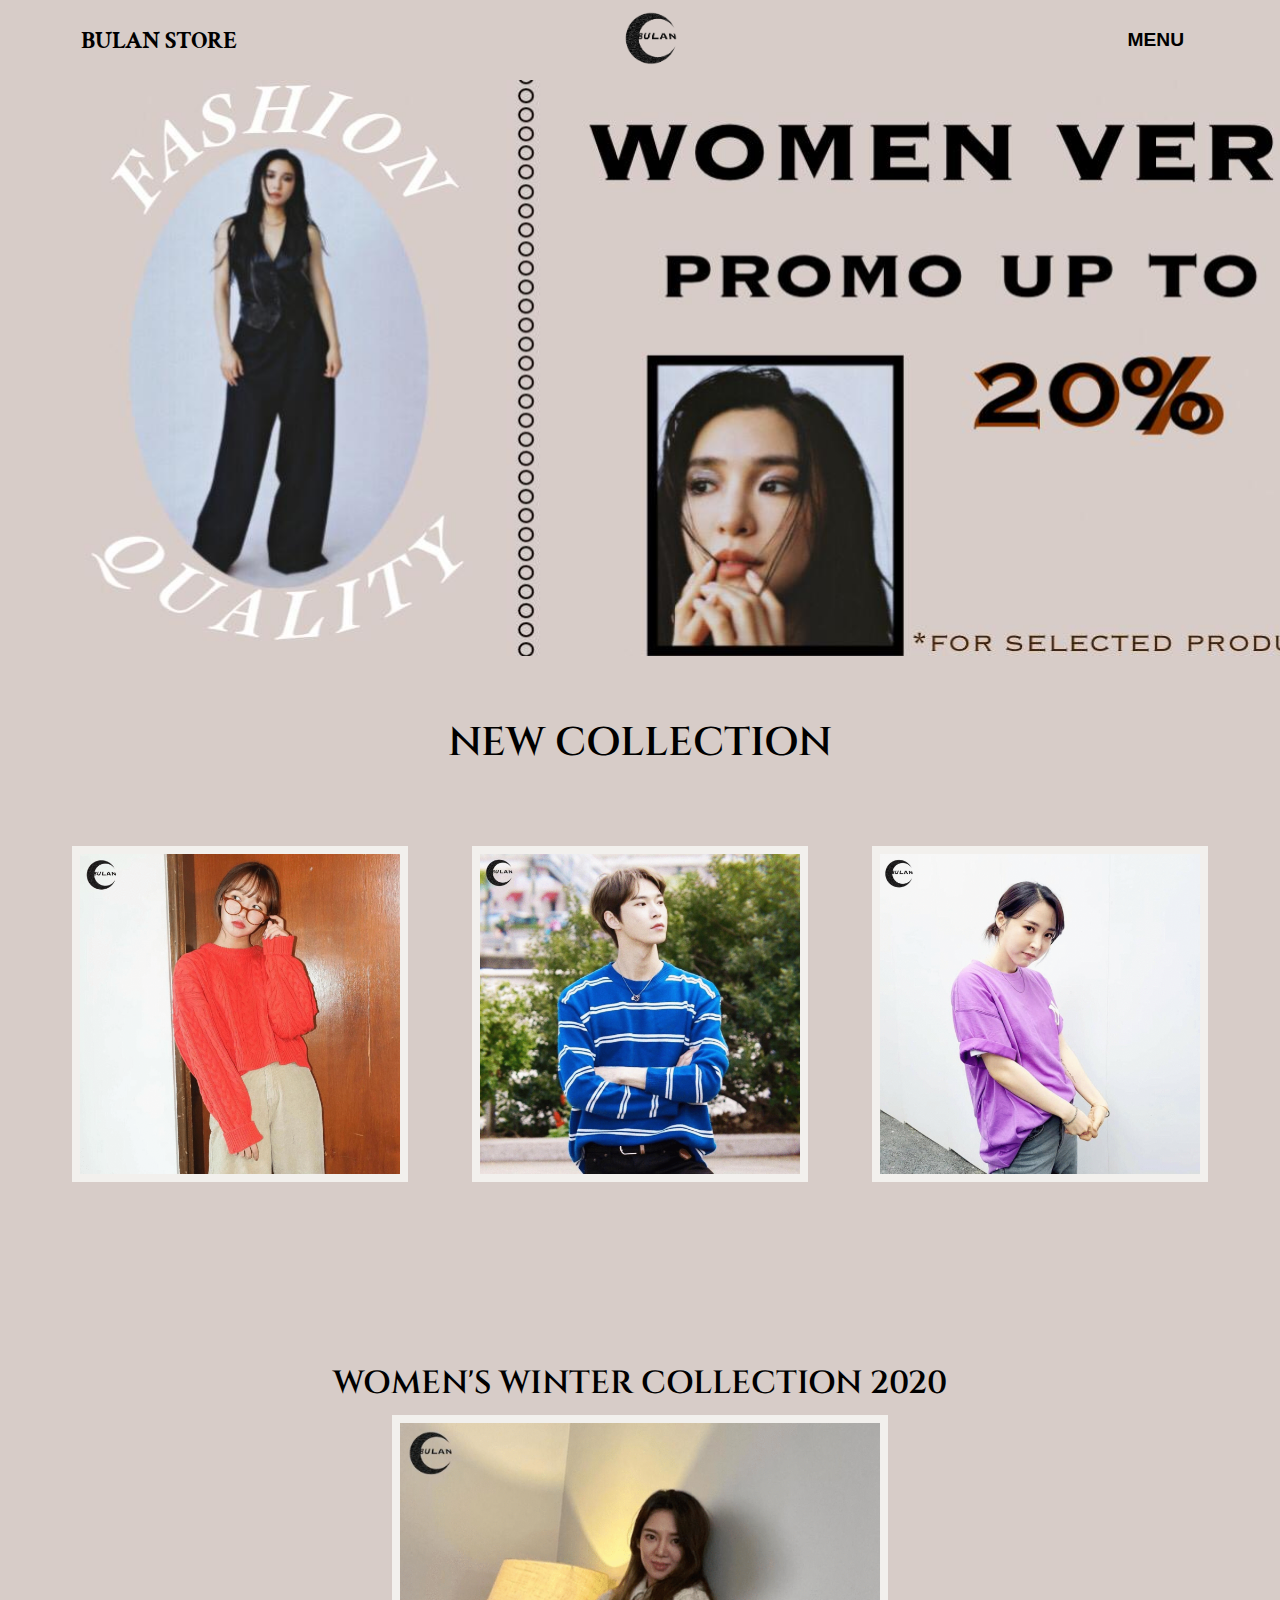
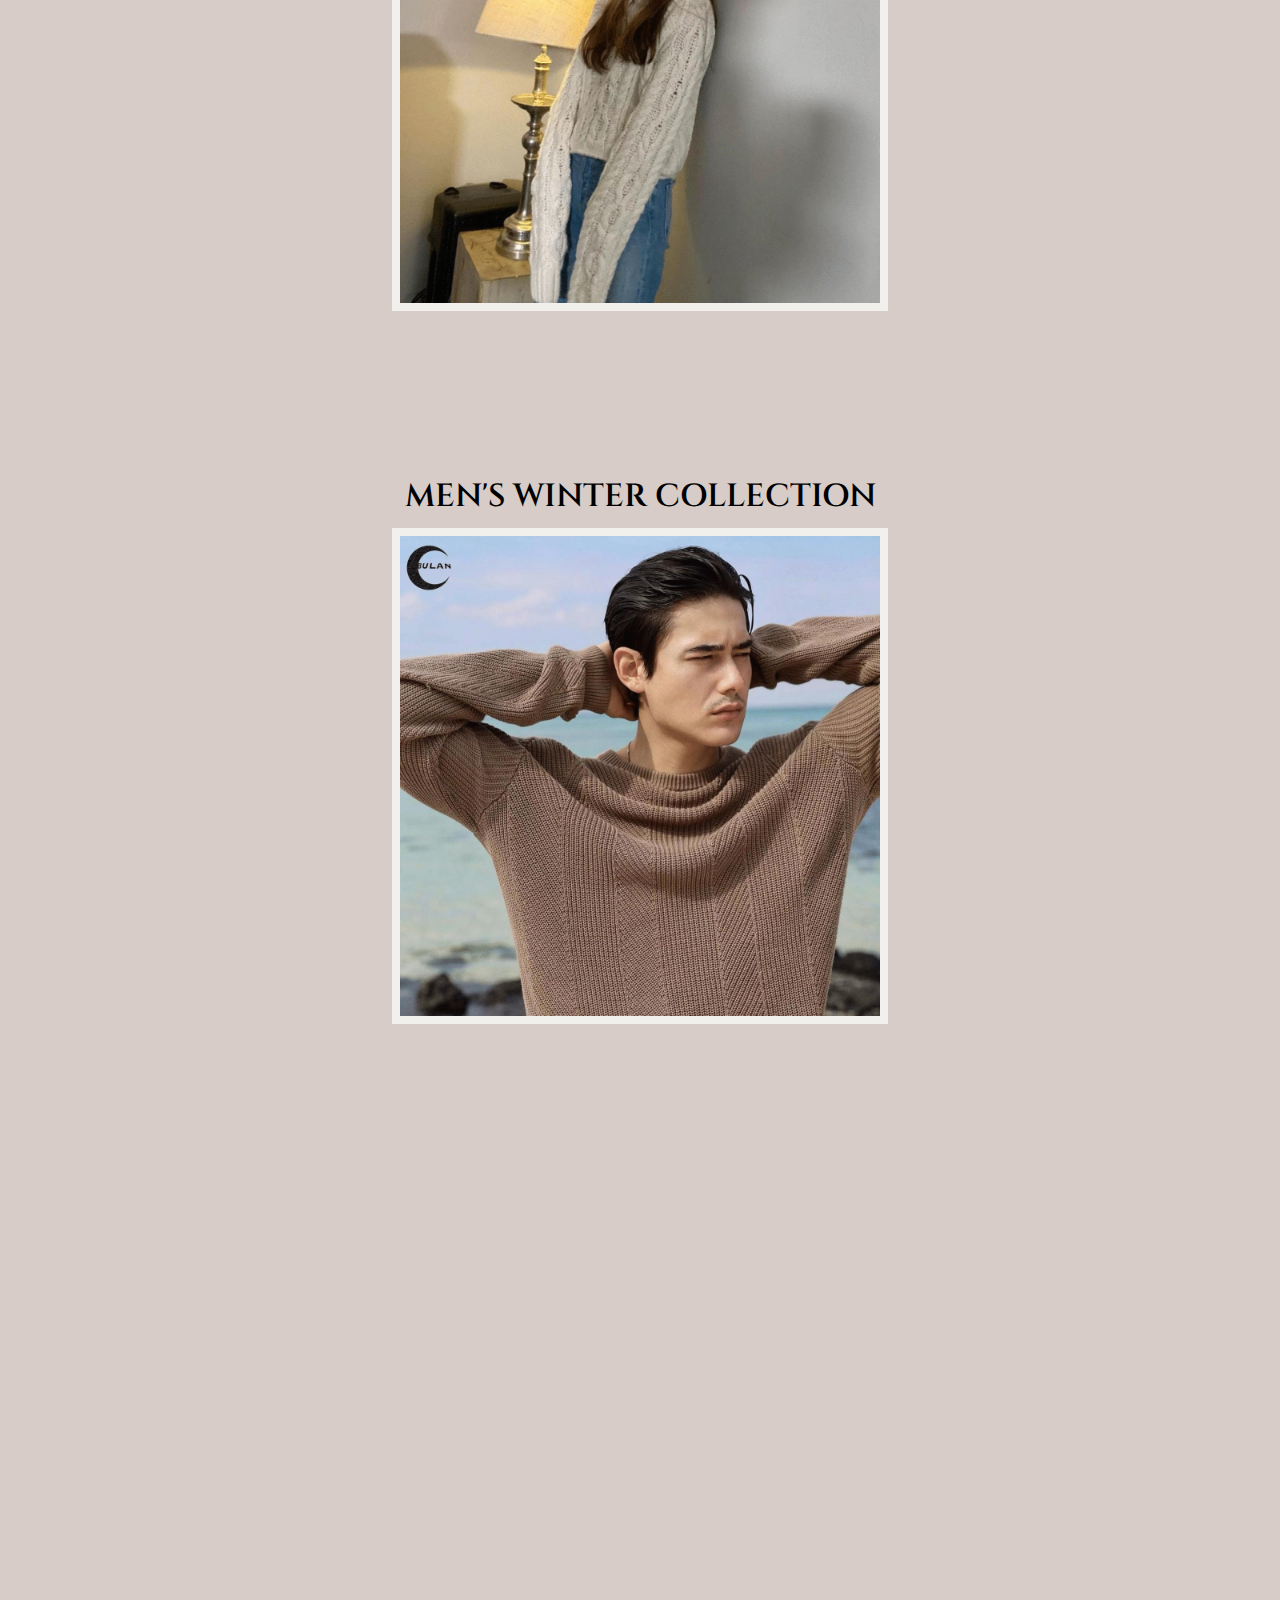
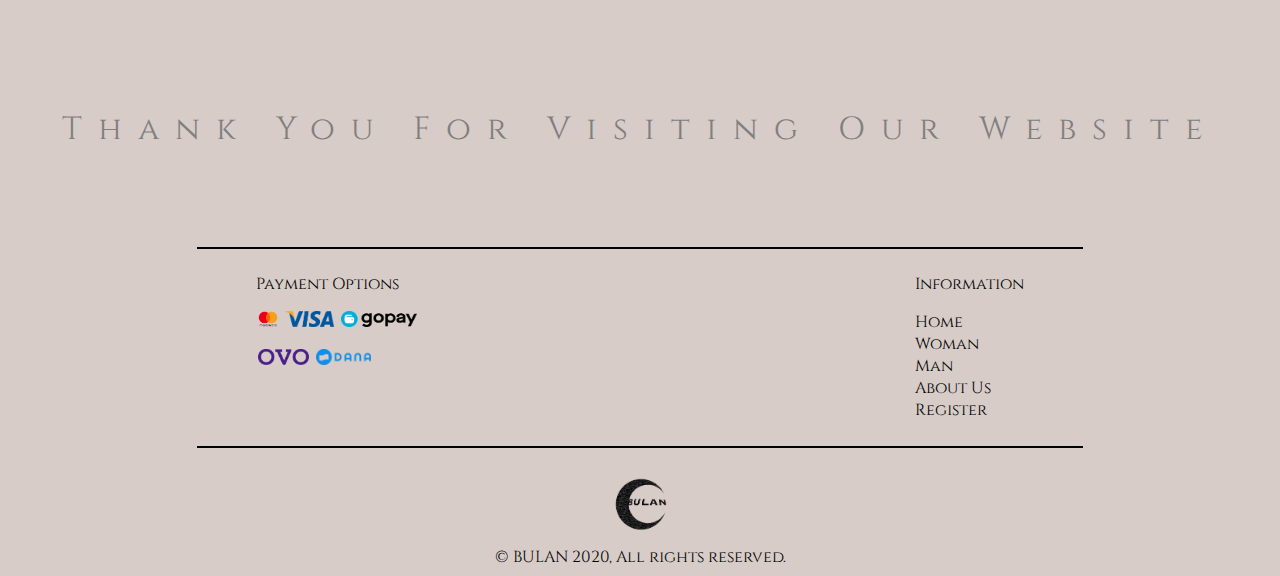
<file: index.html>
<!DOCTYPE html>
<html>
<head>
	<title>Home - Bulan Store</title>
	<link rel="stylesheet" type="text/css" href="asset/styles/style.css">
	<meta name="viewport" content="width=device-width, initial-scale=1">
</head>
<body>
<header>
	<nav>
		<div class="logo"><h2>BULAN STORE</h2></div>
		<div class="image-logo"><img src="asset/images/L0G0-BULAN.png"></div>
		<div class="menu-position">
			<button class="button-container">MENU</button>
			<div class="menu-dropdown-style">
				<a href="index.html">Home</a>
				<a href="woman-category.html">Woman</a>
				<a href="man-category.html">Man</a>
				<a href="about-us.html">About Us</a>
				<a href="register.html">Register</a>
			</div>
		</div>
	</nav>
</header>
 	<div class="image-slider">
 		<div class="view-slide-image">
 			<div class="single-slide-image"><img src="asset/images/d9c27fbe-b3c8-4877-9947-2123bd4693c0.jpg"></div>
 			<div class="single-slide-image"><img src="asset/images/0da249e7-99f2-4d7b-a5c8-76fb0cb55729.jpg"></div>
 			<div class="single-slide-image"><img src="asset/images/d9c27fbe-b3c8-4877-9947-2123bd4693c0.jpg"></div>
 		</div>
 	</div>

	<div class="text1">NEW COLLECTION</div>

	<div class="display-image-container">
		<div class="display-single-image">
			<img src="asset/images/ezgif.com-gif-maker.gif">
		</div>
		<div class="display-single-image">
			<img src="asset/images/men-new.gif">
		</div>
		<div class="display-single-image">
			<img src="asset/images/ezgif.com-gif-maker(1).gif">
		</div>
	</div>

	<div class="distance-image-collection">
		<div class="text2">WOMEN'S WINTER COLLECTION 2020</div>

		<div class="display-image-container">
			<div class="image-collection">
				<a href="woman-category.html"><img src="asset/images/woman-winter-collection.gif"></a>
			</div>
		</div>
	</div>

	<div class="distance-image-collection">
		<div class="text2">MEN'S WINTER COLLECTION</div>

		<div class="display-image-container">
			<div class="image-collection">
				<a href="man-category.html"><img src="asset/images/man-winter-collection.gif"></a>
			</div>
		</div>
	</div>

<footer class="footer-index">
	<div class="footer-text">Thank You For Visiting Our Website</div>
	<div class="line"></div>
	<div class="payment-method">
		<div class="payment-image">
			Payment Options
			<br>
			<img src="asset/images/payment-logo/mastercard.png" alt="mastercard">
			<img src="asset/images/payment-logo/visa.png" alt="visa">
			<img src="asset/images/payment-logo/gopay logo.png" alt="gopay"> <br>
			<img src="asset/images/payment-logo/ovo.png" alt="ovo">
			<img src="asset/images/payment-logo/dana-logo-png.png">
		</div>
		<div class="information">
			Information
			<ul>
				<li><a href="index.html">Home</a></li>
				<li><a href="woman-category.html">Woman</a></li>
				<li><a href="man-category.html">Man</a></li>
				<li><a href="about-us.html">About Us</a></li>
				<li><a href="register.html">Register</a></li>
			</ul>
		</div>
	</div>
	<div class="line"></div>
	<div class="logo-footer">
		<figure>
			<img src="asset/images/L0G0-BULAN.png">
			<figcaption>&copy BULAN 2020, All rights reserved.</figcaption>
		</figure>
	</div>
</footer>
<script src="js/jquery-3.5.1.min.js"></script>
<script src="js/image-slider.js"></script>
</body>
</html>
</file>
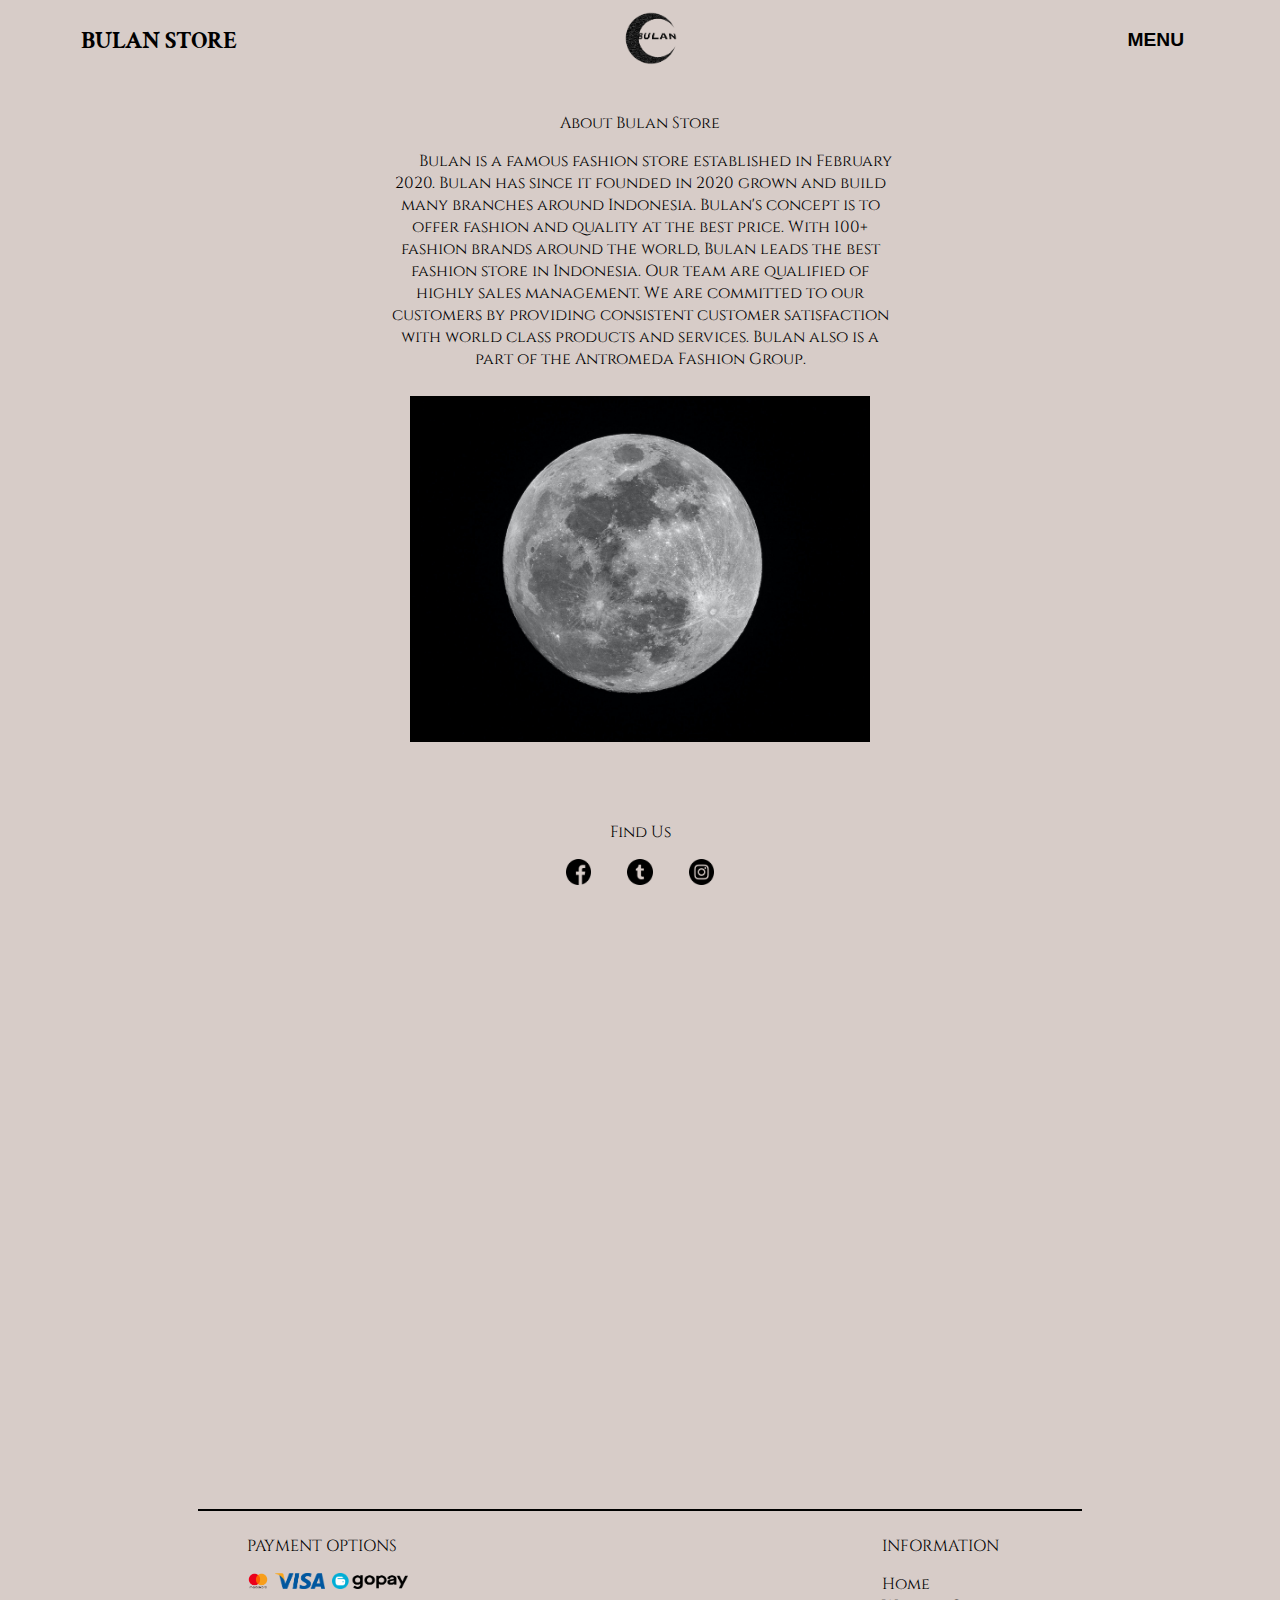
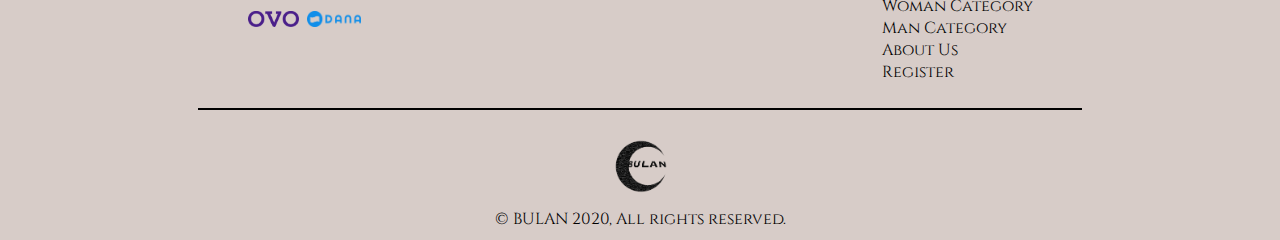
<file: about-us.html>
<!DOCTYPE html>
<html>
<head>
	<title>About Us - Bulan Store</title>
	<link rel="stylesheet" type="text/css" href="asset/styles/style.css">
	<link rel="stylesheet" type="text/css" href="asset/styles/about-us.css">
	<meta name="viewport" content="width=device-width, initial-scale=1">
</head>
<body>
<header>
	<nav>
		<div class="logo"><h2>BULAN STORE</h2></div>
		<div class="image-logo"><img src="asset/images/L0G0-BULAN.png"></div>
		<div class="menu-position">
			<button class="button-container">MENU</button>
			<div class="menu-dropdown-style">
				<a href="index.html">Home</a>
				<a href="woman-category.html">Woman</a>
				<a href="man-category.html">Man</a>
				<a href="about-us.html">About Us</a>
				<a href="register.html">Register</a>
			</div>
		</div>
	</nav>
</header>

<div class="content-text">
	About Bulan Store
	<p>
		Bulan is a famous fashion store established in February 2020. Bulan has since it founded in 2020 grown and build many branches around Indonesia. Bulan's concept is to offer fashion and quality at the best price. With 100+ fashion brands around the world, Bulan leads the best fashion store in Indonesia. Our team are qualified of highly sales management. We are committed to our customers by providing consistent customer satisfaction with world class products and services. Bulan also is a part of the Antromeda Fashion Group.
	</p>
	<img class="content-image" src="asset/images/mike-petrucci-uIf6H1or1nE-unsplash.jpg">
</div>

<div class="content-text">
	Find Us
	<div class="social-media-container">
		<a href="https://www.facebook.com/"><img src="asset/images/social-media/001-facebook.png"></a>
		<a href="https://twitter.com/"><img src="asset/images/social-media/002-twitter.png"></a>
		<a href="https://www.instagram.com/"><img src="asset/images/social-media/011-instagram.png"></a>
	</div>
</div>

<footer class="footer-about-us">
	<div class="line"></div>
	<div class="payment-method">
		<div class="payment-image">
			PAYMENT OPTIONS
			<br>
			<img src="asset/images/payment-logo/mastercard.png" alt="mastercard">
			<img src="asset/images/payment-logo/visa.png" alt="visa">
			<img src="asset/images/payment-logo/gopay logo.png" alt="gopay"> <br>
			<img src="asset/images/payment-logo/ovo.png" alt="ovo">
			<img src="asset/images/payment-logo/dana-logo-png.png">
		</div>
		<div class="information">
			INFORMATION
			<ul>
				<li><a href="index.html">Home</a></li>
				<li><a href="woman-category.html">Woman Category</a></li>
				<li><a href="man-category.html">Man Category</a></li>
				<li><a href="about-us.html">About Us</a></li>
				<li><a href="register.html">Register</a></li>
			</ul>
		</div>
	</div>
	<div class="line"></div>
	<div class="logo-footer">
		<figure>
			<img src="asset/images/L0G0-BULAN.png">
			<figcaption>&copy BULAN 2020, All rights reserved.</figcaption>
		</figure>
	</div>
</footer>
</body>
</html>
</file>
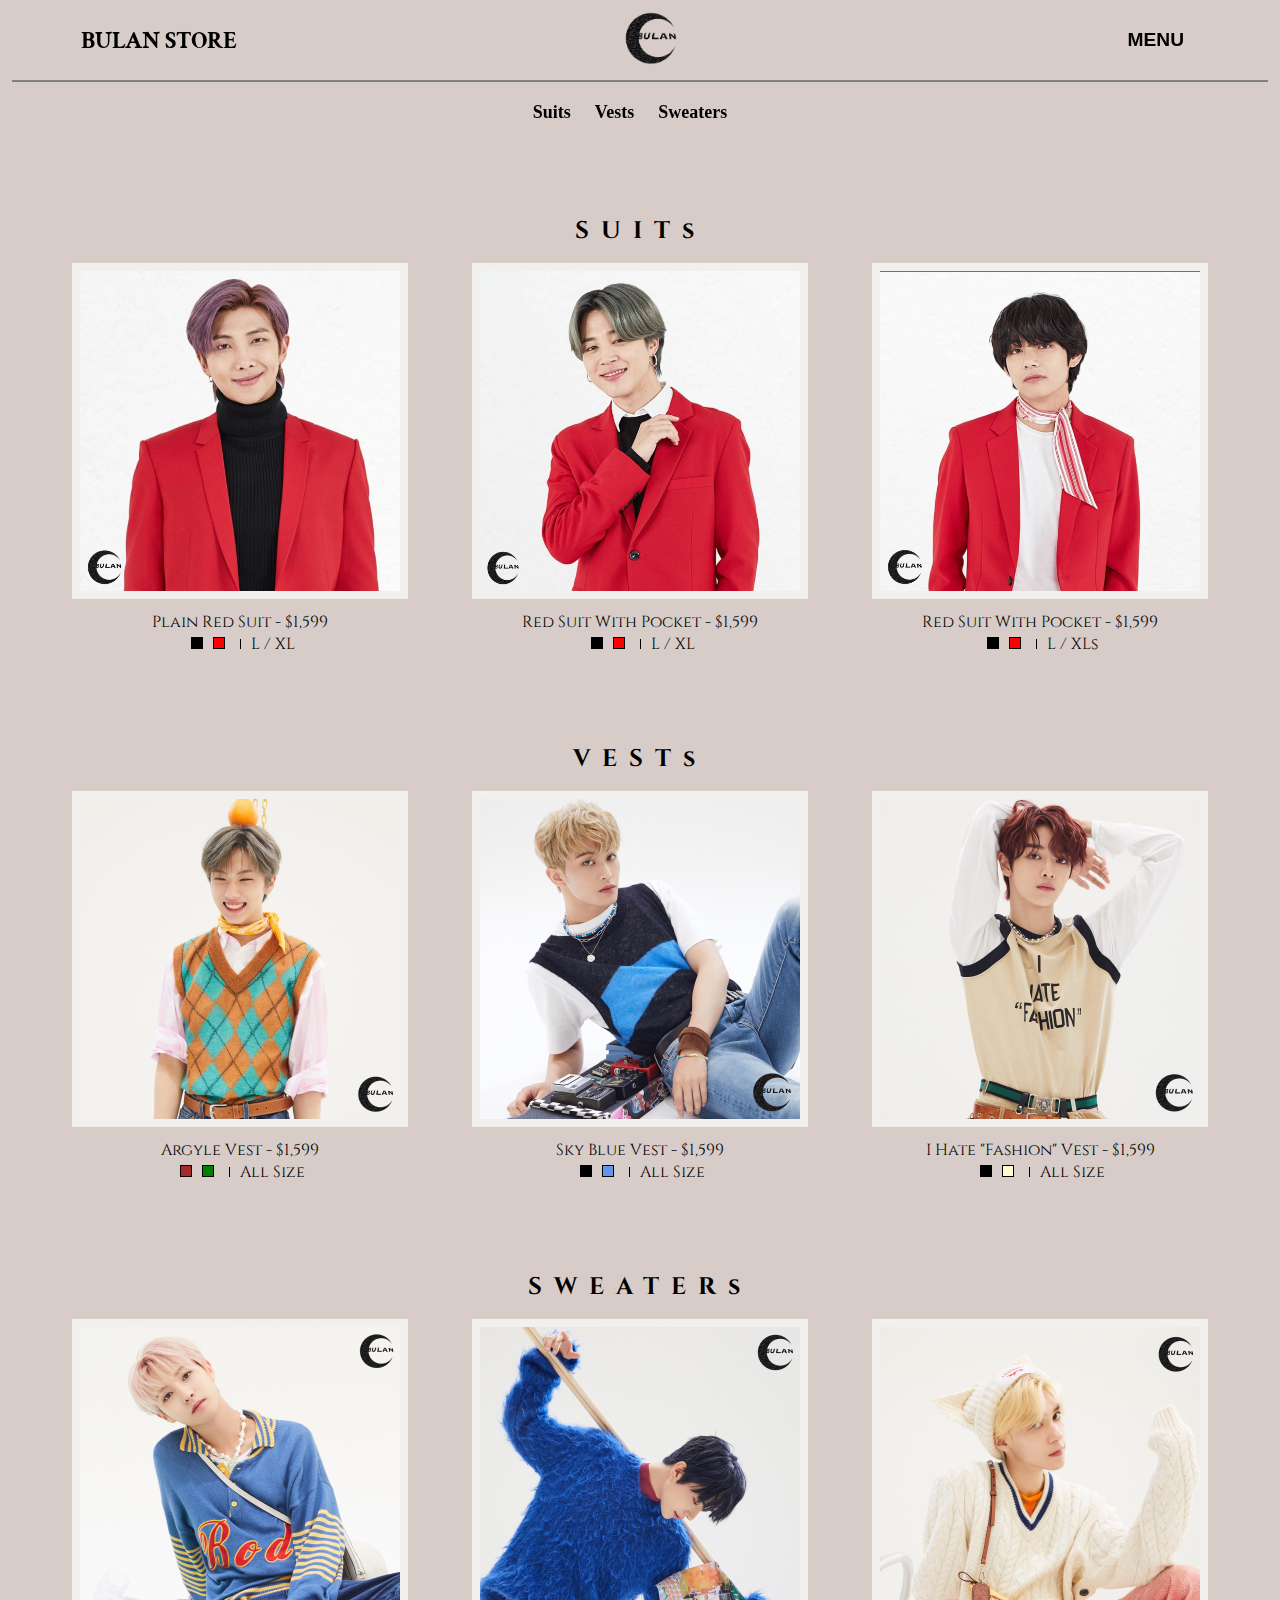
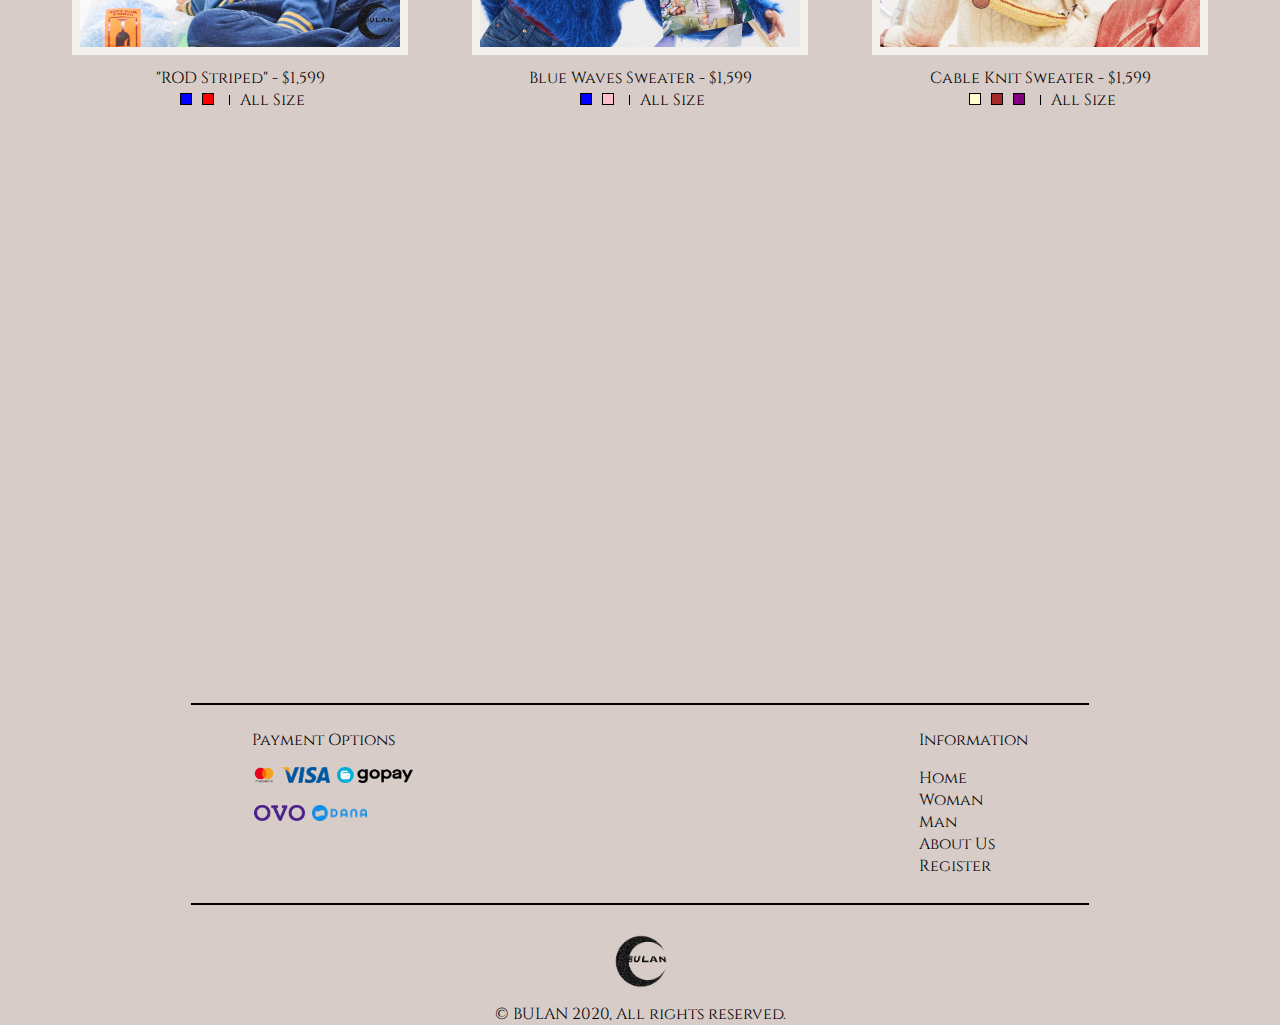
<file: man-category.html>
<!DOCTYPE html>
<html>
<head>
	<title>Man Category - Bulan Store</title>
	<link rel="stylesheet" type="text/css" href="asset/styles/style.css">
	<link rel="stylesheet" type="text/css" href="asset/styles/category.css">
	<meta name="viewport" content="width=device-width, initial-scale=1">
</head>
<body>
<header>
	<nav>
		<div class="logo"><h2>BULAN STORE</h2></div>
		<div class="image-logo"><img src="asset/images/L0G0-BULAN.png"></div>
		<div class="menu-position">
			<button class="button-container">MENU</button>
			<div class="menu-dropdown-style">
				<a href="index.html">Home</a>
				<a href="woman-category.html">Woman</a>
				<a href="man-category.html">Man</a>
				<a href="about-us.html">About Us</a>
				<a href="register.html">Register</a>
			</div>
		</div>
	</nav>
	<div class="line-header"></div>
	<div class="navigation-container">
		<ul>
			<li><a href="#suit">Suits</a></li>
			<li><a href="#vest">Vests</a></li>
			<li><a href="#sweater">Sweaters</a></li>
		</ul>
	</div>
</header>

<div class="category-wrapper" id="suit">
	<h2>SUITs</h2>

	<div class="display-image-container">
		<div class="display-single-image">
			<img src="asset/images/a4c5c5e7-9927-4b1a-a466-6d4ecca31033.jpg">
			<div class="cloth-name">Plain Red Suit - $1,599</div>
			<div class="colors-container">
				<div class="box-black"></div>
				<div class="box-red"></div>
				<div class="vertical-line"></div>
				<div class="size-style">L / XL</div>
			</div>
		</div>
		<div class="display-single-image">
			<img src="asset/images/9f3bcbf6-7e14-4c35-a5cb-2af96a4f9641.jpg">
			<div class="cloth-name">Red Suit With Pocket - $1,599</div>
			<div class="colors-container">
				<div class="box-black"></div>
				<div class="box-red"></div>
				<div class="vertical-line"></div>
				<div class="size-style">L / XL</div>
			</div>
		</div>
		<div class="display-single-image">
			<img src="asset/images/b78cf043-fc5e-4750-9ad0-ae98a2672fd4.jpg">
			<div class="cloth-name">Red Suit With Pocket - $1,599</div>
			<div class="colors-container">
				<div class="box-black"></div>
				<div class="box-red"></div>
				<div class="vertical-line"></div>
				<div class="size-style">L / XLs</div>
			</div>
		</div>
	</div>
</div>

<div class="category-wrapper" id="vest">
	<h2>VESTs</h2>

	<div class="display-image-container">
		<div class="display-single-image">
			<img src="asset/images/b1429e3a-04bf-4a71-a2cb-837cf96c6c4f.jpg">
			<div class="cloth-name">Argyle Vest - $1,599</div>
			<div class="colors-container">
				<div class="box-brown"></div>
				<div class="box-green"></div>
				<div class="vertical-line"></div>
				<div class="size-style">All Size</div>
			</div>
		</div>
		<div class="display-single-image">
			<img src="asset/images/617fdea0-5b82-40c1-94ad-5b1fb9a0ff43.jpg">
			<div class="cloth-name">Sky Blue Vest - $1,599</div>
			<div class="colors-container">
				<div class="box-black"></div>
				<div class="box-lightblue"></div>
				<div class="vertical-line"></div>
				<div class="size-style">All Size</div>
			</div>
		</div>
		<div class="display-single-image">
			<img src="asset/images/817fa29d-65e7-4a1a-a73d-ea2c8a157421.jpg">
			<div class="cloth-name">I Hate "Fashion" Vest - $1,599</div>
			<div class="colors-container">
				<div class="box-black"></div>
				<div class="box-cream"></div>
				<div class="vertical-line"></div>
				<div class="size-style">All Size</div>
			</div>
		</div>
	</div>
</div>

<div class="category-wrapper" id="sweater">
	<h2>SWEATERs</h2>

	<div class="display-image-container">
		<div class="display-single-image">
			<img src="asset/images/ccbc1dae-7df9-4f5d-b495-40ba57ff190b.jpg">
			<div class="cloth-name">"ROD Striped" - $1,599</div>
			<div class="colors-container">
				<div class="box-blue"></div>
				<div class="box-red"></div>
				<div class="vertical-line"></div>
				<div class="size-style">All Size</div>
			</div>
		</div>
		<div class="display-single-image">
			<img src="asset/images/f81ffde3-eeb2-4abd-904c-0aebb250b437.jpg">
			<div class="cloth-name">Blue Waves Sweater - $1,599</div>
			<div class="colors-container">
				<div class="box-blue"></div>
				<div class="box-pink"></div>
				<div class="vertical-line"></div>
				<div class="size-style">All Size</div>
			</div>
		</div>
		<div class="display-single-image">
			<img src="asset/images/6948ce22-8163-4aa3-af40-9070a77c668f.jpg">
			<div class="cloth-name">Cable Knit Sweater - $1,599</div>
			<div class="colors-container">
				<div class="box-cream"></div>
				<div class="box-brown"></div>
				<div class="box-purple"></div>
				<div class="vertical-line"></div>
				<div class="size-style">All Size</div>
			</div>
		</div>
	</div>
</div>

<footer class="footer-category">
	<div class="line"></div>
	<div class="payment-method">
		<div class="payment-image">
			Payment Options
			<br>
			<img src="asset/images/payment-logo/mastercard.png" alt="mastercard">
			<img src="asset/images/payment-logo/visa.png" alt="visa">
			<img src="asset/images/payment-logo/gopay logo.png" alt="gopay"> <br>
			<img src="asset/images/payment-logo/ovo.png" alt="ovo">
			<img src="asset/images/payment-logo/dana-logo-png.png">
		</div>
		<div class="information">
			Information
			<ul>
				<li><a href="index.html">Home</a></li>
				<li><a href="#">Woman</a></li>
				<li><a href="#">Man</a></li>
				<li><a href="about-us.html">About Us</a></li>
				<li><a href="register.html">Register</a></li>
			</ul>
		</div>
	</div>
	<div class="line"></div>
	<div class="logo-footer">
		<figure>
			<img src="asset/images/L0G0-BULAN.png">
			<figcaption>&copy BULAN 2020, All rights reserved.</figcaption>
		</figure>
	</div>
</footer>
</body>
</html>
</file>
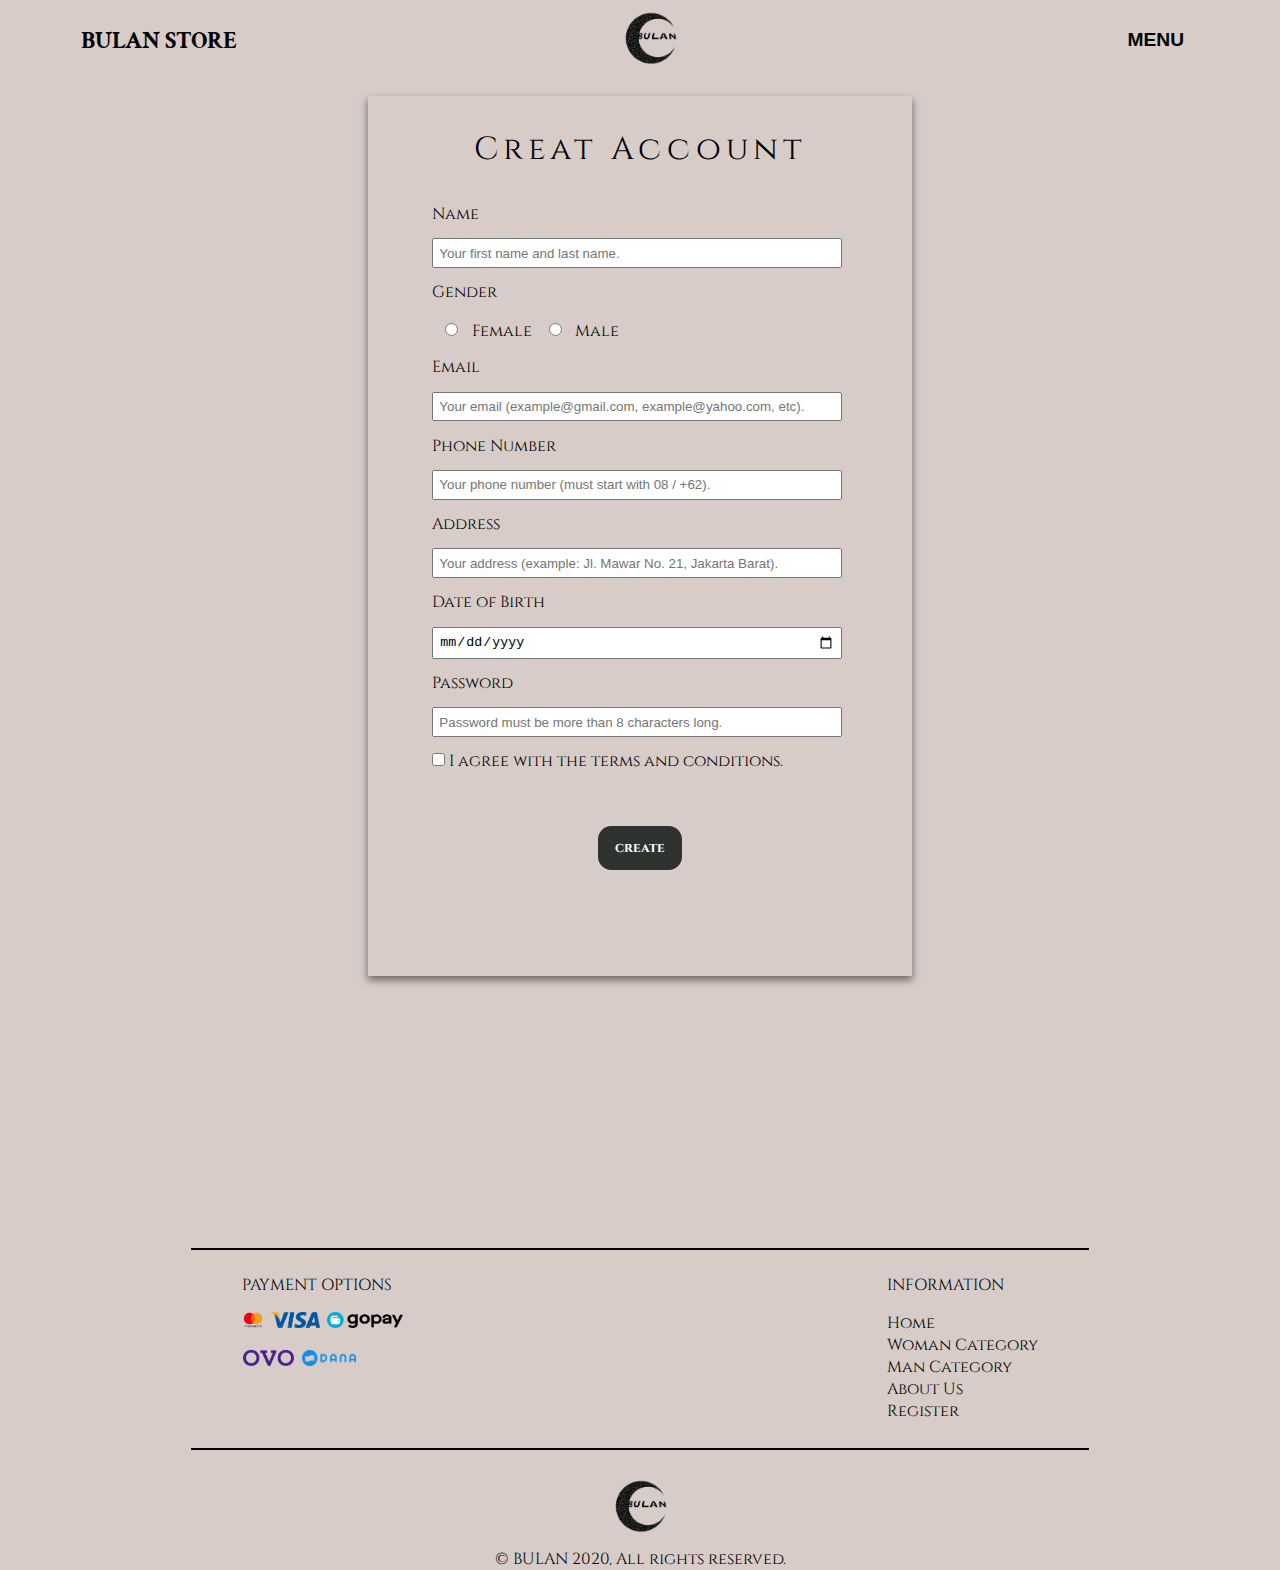
<file: register.html>
<!DOCTYPE html>
<html>
<head>
	<title>Register - Bulan Store</title>
	<link rel="stylesheet" type="text/css" href="asset/styles/style.css">
	<link rel="stylesheet" type="text/css" href="asset/styles/register-style.css">
	<meta name="viewport" content="width=device-width, initial-scale=1">
</head>
<body>
<header>
	<nav>
		<div class="logo"><h2>BULAN STORE</h2></div>
		<div class="image-logo"><img src="asset/images/L0G0-BULAN.png"></div>
		<div class="menu-position">
			<button class="button-container">MENU</button>
			<div class="menu-dropdown-style">
				<a href="index.html">Home</a>
				<a href="woman-category.html">Woman</a>
				<a href="man-category.html">Man</a>
				<a href="about-us.html">About Us</a>
				<a href="register.html">Register</a>
			</div>
		</div>
	</nav>
</header>
	<div class="content-wrapper">
			<div class="registration-container">
				<h1>Creat Account</h1>

				<div class="registration-form">
					<form action="index.html" method="post" name="form" onsubmit="return validated()">
						<div>Name</div>
						<input type="text" name="name" class="display-form" placeholder="Your first name and last name.">
						<div id="name_error">!!! Please fill up your name</div>

						<div>Gender</div>
						<input type="radio" name="gender" class="gender-form">Female
						<input type="radio" name="gender" class="gender-form">Male

						<div>Email</div>
						<input type="text" name="email" class="display-form" placeholder="Your email (example@gmail.com, example@yahoo.com, etc).">
						<div id="email_error">!!! Please fill up your email</div>

						<div>Phone Number</div>
						<input type="text" name="phone" class="display-form" placeholder="Your phone number (must start with 08 / +62).">
						<div id="phone_error">!!! Please fill up your phone number</div>

						<div>Address</div>
						<input type="text" name="address" class="display-form" placeholder="Your address (example: Jl. Mawar No. 21, Jakarta Barat).">
						<div id="address_error">!!! Please fill up your address</div>

						<div>Date of Birth</div>
						<input type="date" name="dateofbirth" class="display-form">

						<div>Password</div>
						<input type="password" name="password" class="display-form" placeholder="Password must be more than 8 characters long.">
						<div id="pass_error">!!! Please enter 8 characters minimum without spaces</div>

						<input type="checkbox" name="agreement"> I agree with the terms and conditions.
						<div id="agreement_error">!!! You must agree with the terms and conditions</div>

						<input type="submit" value="create" class="submit-button"></input>
					</form>
				</div>
			</div>
	</div>

<footer class="footer-register">
	<div class="line"></div>
	<div class="payment-method">
		<div class="payment-image">
			PAYMENT OPTIONS
			<br>
			<img src="asset/images/payment-logo/mastercard.png" alt="mastercard">
			<img src="asset/images/payment-logo/visa.png" alt="visa">
			<img src="asset/images/payment-logo/gopay logo.png" alt="gopay"> <br>
			<img src="asset/images/payment-logo/ovo.png" alt="ovo">
			<img src="asset/images/payment-logo/dana-logo-png.png">
		</div>
		<div class="information">
			INFORMATION
			<ul>
				<li><a href="index.html">Home</a></li>
				<li><a href="woman-category.html">Woman Category</a></li>
				<li><a href="man-category.html">Man Category</a></li>
				<li><a href="about-us.html">About Us</a></li>
				<li><a href="register.html">Register</a></li>
			</ul>
		</div>
	</div>
	<div class="line"></div>
	<div class="logo-footer">
		<figure>
			<img src="asset/images/L0G0-BULAN.png">
			<figcaption>&copy BULAN 2020, All rights reserved.</figcaption>
		</figure>
	</div>
</footer>

<script src="js/form-validation.js"></script>
</body>
</html>
</file>
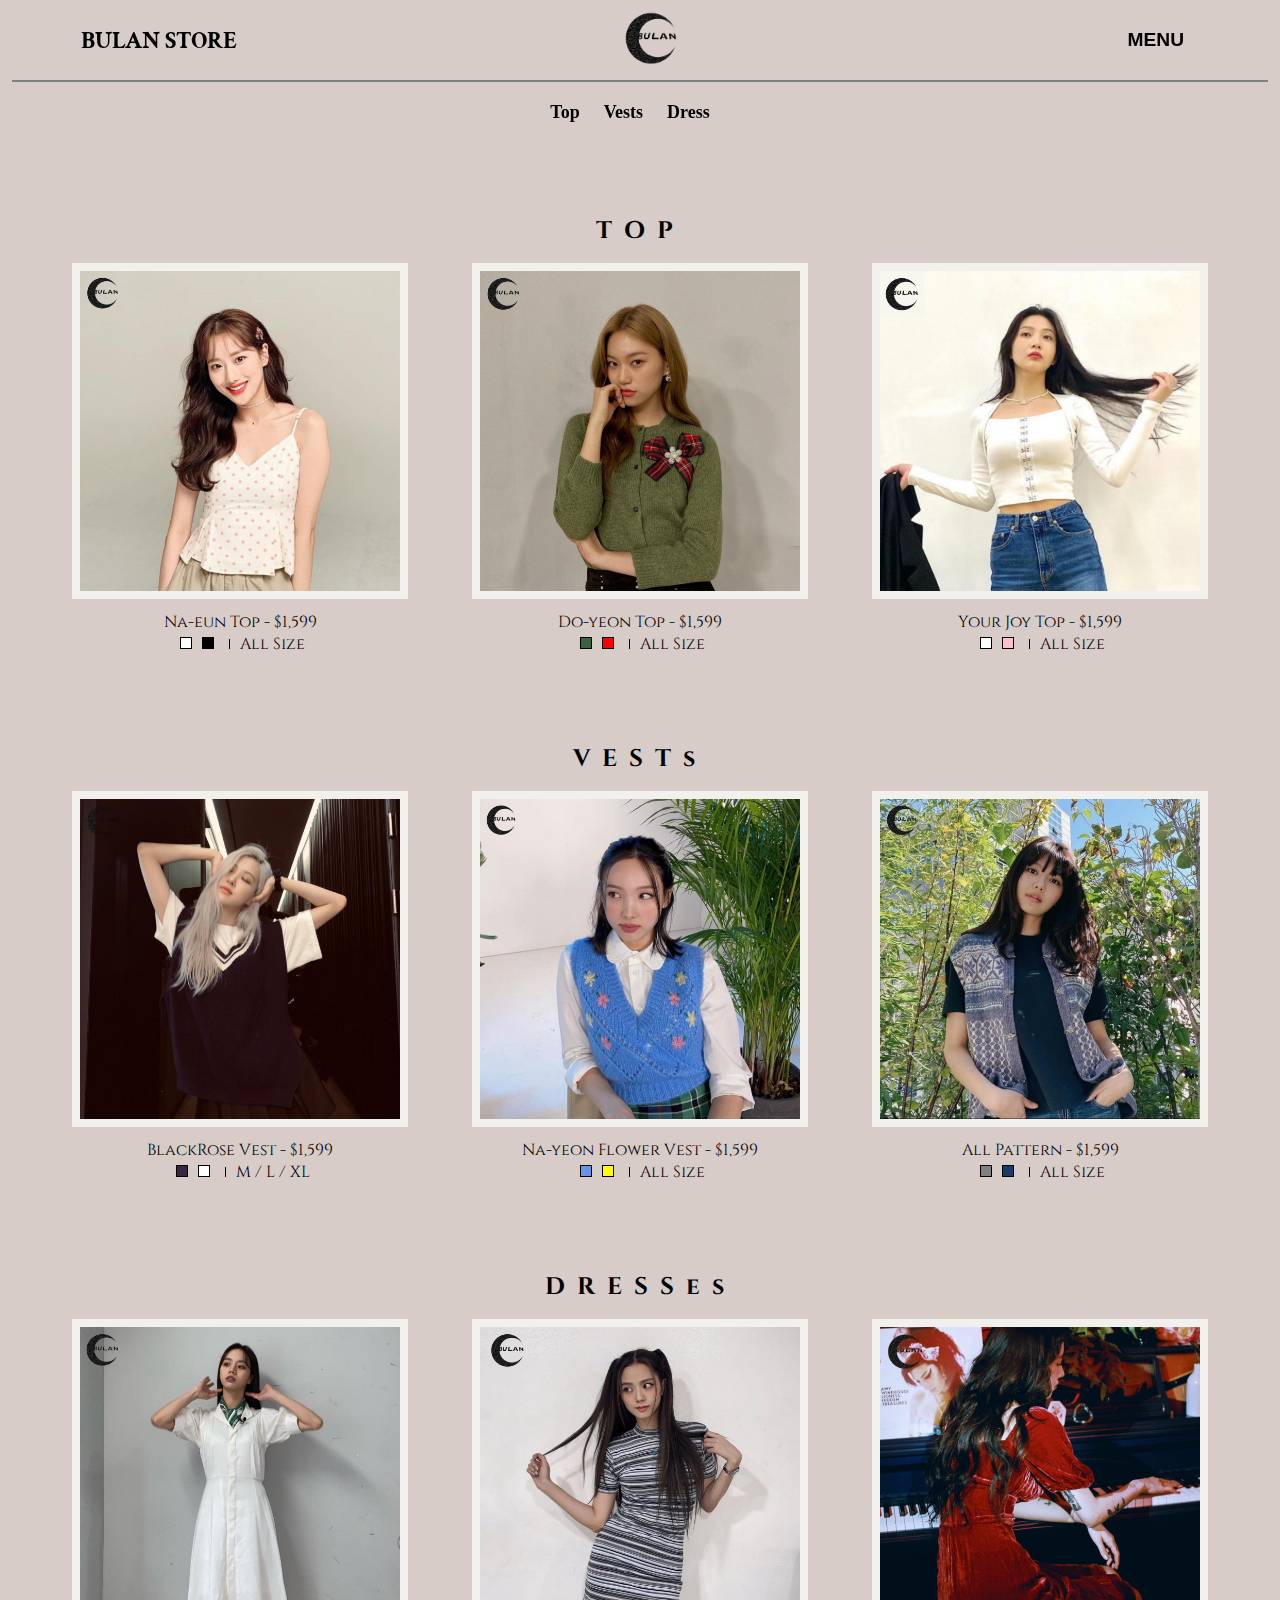
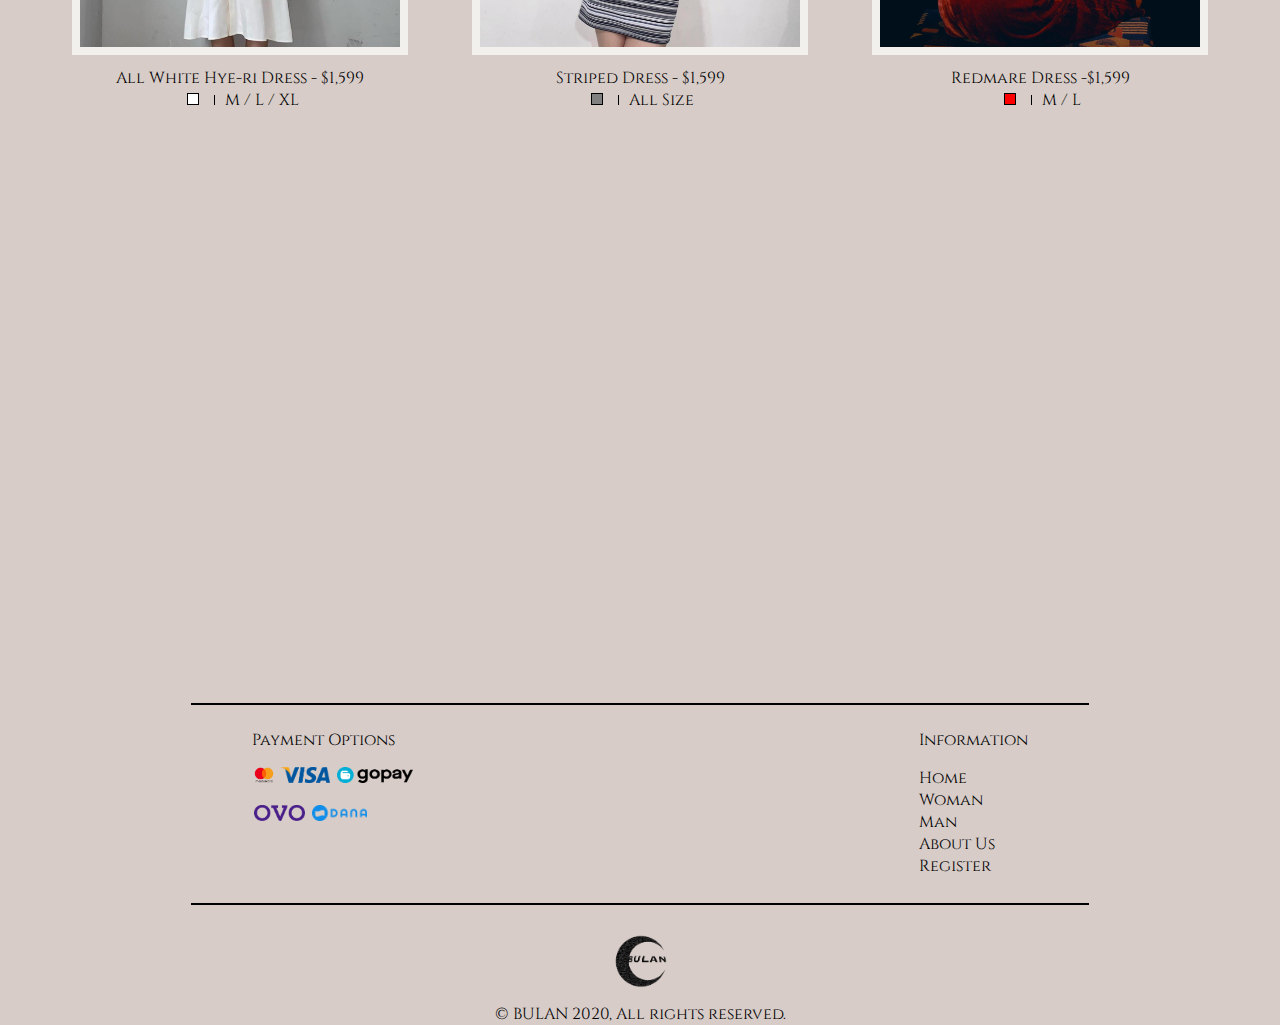
<file: woman-category.html>
<!DOCTYPE html>
<html>
<head>
	<title>Woman Category - Bulan Store</title>
	<link rel="stylesheet" type="text/css" href="asset/styles/style.css">
	<link rel="stylesheet" type="text/css" href="asset/styles/category.css">
	<meta name="viewport" content="width=device-width, initial-scale=1">
</head>
<body>
<header>
	<nav>
		<div class="logo"><h2>BULAN STORE</h2></div>
		<div class="image-logo"><img src="asset/images/L0G0-BULAN.png"></div>
		<div class="menu-position">
			<button class="button-container">MENU</button>
			<div class="menu-dropdown-style">
				<a href="index.html">Home</a>
				<a href="woman-category.html">Woman</a>
				<a href="man-category.html">Man</a>
				<a href="about-us.html">About Us</a>
				<a href="register.html">Register</a>
			</div>
		</div>
	</nav>

	<div class="line-header"></div>
	<div class="navigation-container">
		<ul>
			<li><a href="#top">Top</a></li>
			<li><a href="#blouse">Vests</a></li>
			<li><a href="#dress">Dress</a></li>
		</ul>
	</div>
</header>

<div class="category-wrapper" id="top">
	<h2>TOP</h2>

	<div class="display-image-container">
		<div class="display-single-image">
			<img src="asset/images/edb512c3-9444-46e5-8424-80d602adfce0.jpg">
			<div class="cloth-name">Na-eun Top - $1,599</div>
			<div class="colors-container">
				<div class="box-white"></div>
				<div class="box-black"></div>
				<div class="vertical-line"></div>
				<div class="size-style">All Size</div>
			</div>
		</div>
		<div class="display-single-image">
			<img src="asset/images/9957967a-778c-426b-9c12-55709d0a083c.jpg">
			<div class="cloth-name">Do-yeon Top - $1,599</div>
			<div class="colors-container">
				<div class="box-tosca"></div>
				<div class="box-red"></div>
				<div class="vertical-line"></div>
				<div class="size-style">All Size</div>
			</div>
		</div>
		<div class="display-single-image">
			<img src="asset/images/cb7e29b8-08e5-4062-abf2-3e6109c06a66.jpg">
			<div class="cloth-name">Your Joy Top - $1,599</div>
			<div class="colors-container">
				<div class="box-white"></div>
				<div class="box-pink"></div>
				<div class="vertical-line"></div>
				<div class="size-style">All Size</div>
			</div>
		</div>
	</div>
</div>

<div class="category-wrapper" id="blouse">
	<h2>VESTs</h2>

	<div class="display-image-container">
		<div class="display-single-image">
			<img src="asset/images/ec4a044e-853c-45a5-b0e3-4cc7728a1bae.jpg">
			<div class="cloth-name">BlackRose Vest - $1,599</div>
			<div class="colors-container">
				<div class="box-darkpurple"></div>
				<div class="box-white"></div>
				<div class="vertical-line"></div>
				<div class="size-style">M / L / XL</div>
			</div>
		</div>
		<div class="display-single-image">
			<img src="asset/images/a4452335-6989-4ee4-ae68-e2575498fbeb.jpg">
			<div class="cloth-name">Na-yeon Flower Vest - $1,599</div>
			<div class="colors-container">
				<div class="box-lightblue"></div>
				<div class="box-yellow"></div>
				<div class="vertical-line"></div>
				<div class="size-style">All Size</div>
			</div>
		</div>
		<div class="display-single-image">
			<img src="asset/images/8d3e12fd-9458-4ed2-81ae-fa896c5a5436.jpg">
			<div class="cloth-name">All Pattern - $1,599</div>
			<div class="colors-container">
				<div class="box-grey"></div>
				<div class="box-navy"></div>
				<div class="vertical-line"></div>
				<div class="size-style">All Size</div>
			</div>
		</div>
	</div>
</div>

<div class="category-wrapper" id="dress">
	<h2>DRESSes</h2>

	<div class="display-image-container">
		<div class="display-single-image">
			<img src="asset/images/234f203b-206d-45d6-9520-ecc070e679a7.jpg">
			<div class="cloth-name">All White Hye-ri Dress - $1,599</div>
			<div class="colors-container">
				<div class="box-white"></div>
				<div class="vertical-line"></div>
				<div class="size-style">M / L / XL</div>
			</div>
		</div>
		<div class="display-single-image">
			<img src="asset/images/43a2a649-6838-46c3-91d5-cd600c55f9cc.jpg">
			<div class="cloth-name">Striped Dress - $1,599</div>
			<div class="colors-container">
				<div class="box-grey"></div>
				<div class="vertical-line"></div>
				<div class="size-style">All Size</div>
			</div>
		</div>
		<div class="display-single-image">
			<img src="asset/images/4ade1900-0322-4ff4-813c-dbec33b6d510.jpg">
			<div class="cloth-name">Redmare Dress -$1,599</div>
			<div class="colors-container">
				<div class="box-red"></div>
				<div class="vertical-line"></div>
				<div class="size-style">M / L</div>
			</div>
		</div>
	</div>
</div>

<footer class="footer-category">
	<div class="line"></div>
	<div class="payment-method">
		<div class="payment-image">
			Payment Options
			<br>
			<img src="asset/images/payment-logo/mastercard.png" alt="mastercard">
			<img src="asset/images/payment-logo/visa.png" alt="visa">
			<img src="asset/images/payment-logo/gopay logo.png" alt="gopay"> <br>
			<img src="asset/images/payment-logo/ovo.png" alt="ovo">
			<img src="asset/images/payment-logo/dana-logo-png.png">
		</div>
		<div class="information">
			Information
			<ul>
				<li><a href="index.html">Home</a></li>
				<li><a href="woman-category.html">Woman</a></li>
				<li><a href="man-category.html">Man</a></li>
				<li><a href="about-us.html">About Us</a></li>
				<li><a href="register.html">Register</a></li>
			</ul>
		</div>
	</div>
	<div class="line"></div>
	<div class="logo-footer">
		<figure>
			<img src="asset/images/L0G0-BULAN.png">
			<figcaption>&copy BULAN 2020, All rights reserved.</figcaption>
		</figure>
	</div>
</footer>
</body>
</html>
</file>
<file: asset/styles/style.css>
@import url('https://fonts.googleapis.com/css2?family=Cinzel:wght@500&family=PT+Serif&display=swap');
@import url('https://fonts.googleapis.com/css2?family=Crimson+Text:wght@400;600;700&family=Josefin+Sans:wght@500&display=swap');
@import url('https://fonts.googleapis.com/css2?family=Crimson+Text:wght@400;600;700&family=Josefin+Sans:wght@500&family=PT+Serif&display=swap');

*{
  margin: 0;
  padding: 0;
}

body{
  background-color: #d7ccc8;
}

header{
  position: sticky;
  top: 0;
}

nav{
  background-color: #d7ccc8;
  width: 100%;
  height: 5em;
  display: flex;
  justify-content: space-between;
  align-items: center;
}

.logo{
  width: 22em;
  font-size: 1em;
  font-family: 'Crimson Text','Serif';
  color: black;
}

.logo h2{
  /*font-family: sans-serif;*/
  margin-left: 23%;
}

.image-logo img{
  margin-right: 10em;
  width: 4.5em;
}

.menu-position{
  margin-right: 6%;
  position: relative;
  display: inline-block;
  float: right;
}

.button-container{
  background-color: transparent;
  color: #000;
  padding: 1em;
  font-size: 1.2em;
  font-weight: bold;
  cursor: pointer;
  border: 0 solid #000;
}

.menu-dropdown-style{
  display: none;
  position: absolute;
  background-color: #f7f1eb;
  min-width: 6em;
}

.menu-dropdown-style a{
  color: black;
  padding: 0.5em 0.5em;
  text-decoration: none;
  display: block;
}

.menu-dropdown-style a:hover{
  background-color: #000;
  color: #fff;
}

.menu-position:hover .menu-dropdown-style{
  display: block;
}

/* IMAGE SLIDER */

.image-slider{
  width: 84.3em;
  height: 36em;
  margin: 0 auto;
  overflow: hidden;
}

.view-slide-image{
  display: block;
  width: 900em;
  height: 36em;
  margin: 0;
  padding: 0;
}

.single-slide-image img{
  float: left;
  width: 84.3em;
  height: 36em;
}

.text1, .text2{
  /*letter-spacing: 0.2em;*/
  font-weight: 600;
  font-family: 'Cinzel';
  font-size: 2.5em;
  padding: 1.5em;
  text-align: center;
}

.text2{
  text-align: center;
  font-size: 2em;
  padding: 0;
  margin-bottom: 10px;
}

/* IMAGE */
.distance-image-collection{
  margin-top: 10em;
}

.display-image-container{
  display: flex;
  flex-wrap: wrap;
  flex-direction: row;
  align-items: center;
  justify-content: center;
}

.display-single-image{
  margin: 1em 2em;
  cursor: pointer;
}

.display-single-image img{
  background-color: #f2f0ed;
  padding: 0.5em;
  width: 20em;
  height: 20em;
}

.image-collection img{
  background-color: #f2f0ed;
  padding: 0.5em;
  width: 30em;
}

.display-single-image img:hover{
  background-color: black;
}

.cloth-name{
  margin-top: 0.5em;
  text-align: center;
  font-size: 100%;
  color: #000;
  font-family: 'Cinzel';
}

/* FOOTER */
.footer-index{
  margin-top: 45%;
  padding: 0.5em;
}

.footer-text{
  text-align: center;
  font-family: 'Cinzel';
  font-size: 2em;
  color: grey;
  letter-spacing: 0.5em;
  margin: 3em 1em;
  display: flex;
  justify-content: center;
  align-items: center;
}

.logo-footer{
  display: flex;
  justify-content: center;
  align-items: center;
}

.logo-footer img{
  margin-top: 20px;
  height: 4.5em;
  cursor: pointer;
}

.logo-footer figure{
  font-style: normal;
  font-family: 'Cinzel';
  font-size: 1em;
  text-align: center;
}

.payment-method{
  margin-top: 1.5em;
  margin-bottom: 2%;
  font-size: 1em;
  font-family: 'Cinzel';
  display: flex;
  justify-content: space-around;
  align-items: flex-start;
}

.payment-image img{
  height: 1em;
  margin: 1em 0.1em;
  margin-bottom: 0;
  cursor: pointer;
}

.information ul{
  margin-top: 1em;
  list-style-type: none;
}

.information ul li a{
    text-decoration: none;
    color: black;
}

.line{
  width: 70%;
  margin: auto;
  border: 0.05em solid #000;
}

/* SCREEN BELOW 800PX */
@media screen and (max-width: 800px){

  nav{
    /*background-color: yellow;*/
  }

  .logo h2{
    /*background-color: yellow;*/
    width: 7em;
    font-size: 1.3em;
    padding: 0;
    margin: 0 1em;
  }

  .image-logo img{
    display: none;
  }

  .menu-position, .button-container{
    font-size: 1em;
    right: 0%;
  }

  .promo, .text1{
    font-size: 1.5em;
  }

  .image-slider{
    width: 30em;
    height: 15em;
    margin: 0 auto;
    overflow: hidden;
  }

  .view-slide-image{
    display: block;
    overflow: hidden;
    width: 200em;
    height: 15em;
    list-style: none;
    margin: 0;
    padding: 0;
   }

  .single-slide-image img{
    float: left;
    width: 30em;
    height: 15em;
  }

  .image-collection img{
    width: 27em;
  }

  .footer-text{
    font-size: 1.5em;
  }

  .logo-footer figure{
    font-size: 0.9em;
  }

  .payment-method{
    font-size: 80%;
  }

  .line{
    width: 90%;
  }
}
</file>
<file: asset/styles/about-us.css>
@import url('https://fonts.googleapis.com/css2?family=Cinzel:wght@500&family=PT+Serif&display=swap');

/* FOOTER */
.footer-about-us{
  margin-top: 45%;
  padding: 10px;
}

.content-text{
  width: 40%;
  text-align: center;
  font-family: 'Cinzel';
  font-size: 16px;
  margin: 1em auto;
  padding: 1em;
}

.content-text p{
  margin-top: 1em;
  text-align: center;
  font-family: 'Cinzel';
  text-indent: 30px;
}

.content-image{
  width: 90%;
  /*height: 1%;*/
  margin: 5% auto;
}

.social-media-container img{
  margin: 1em 1em;
  width: 5%;
}

/* SCREEN BELOW 800PX */
@media screen and (max-width: 800px){
  .content-text{
    width: 70%;
  }
}
</file>
<file: asset/styles/category.css>
/* This css for woman-category and man-category */

.navigation-container{
	background-color: #d7ccc8;
	padding: 20px;
}

.navigation-container ul{
	text-align: center;
}

.navigation-container li{
	display: inline;
	list-style-type: none;
	margin-right: 20px;
}

.navigation-container a{
	font-weight: bold;
	font-size: 18px;
	font-size: 400;
	text-decoration: none;
	color: black;
}

.line-header{
  	width: 98%;
  	margin: auto;
  	border: 0.05em solid grey;
}

.vertical-line{
	border-left: 1px solid black;
	height: 10px;
	margin: 0 10px;
	text-align: center;
}

.size-style{
	font-family: 'Cinzel';
}

.category-wrapper h2{
	text-align: center;
	margin-top: 3em;
	letter-spacing: 0.5em;
	font-family: 'Cinzel';
}

.colors-container{
	display: flex;
	justify-content: center;
	align-items: baseline;
}

.box-black, .box-red, .box-blue,
.box-cream, .box-brown, .box-pink,
.box-lightblue, .box-purple, .box-white,
.box-tosca, .box-darkpurple, .box-grey,
.box-green, .box-yellow, .box-navy{
	width: 10px;
	height: 10px;
	margin: 0 5px;
	border: 1px solid #000;
}

.box-black{
	background-color: black;
}

.box-red{
	background-color: red;
}

.box-blue{
	background-color: blue;
}

.box-cream{
	background-color: #FFFDD0;
}

.box-brown{
	background-color: brown;
}

.box-pink{
	background-color: pink;
}

.box-lightblue{
	background-color: cornflowerblue;
}

.box-purple{
	background-color: purple;
}

.box-white{
	background-color: white;
}

.box-tosca{
	background-color: #38633c;
}

.box-darkpurple{
	background-color: #3b2545;
}

.box-grey{
	background-color: grey;
}

.box-green{
	background-color: green;
}

.box-yellow{
	background-color: yellow;
}

.box-navy{
	background-color: #163E69;
}

.footer-category{
	margin-top: 45%;
}
</file>
<file: asset/styles/register-style.css>
@import url('https://fonts.googleapis.com/css2?family=Cinzel:wght@500&family=PT+Serif&display=swap');

/* FOOTER */
.footer-register{
  margin-top: 20%;
}

/* REGISTER */
.content-wrapper{
  display: flex;
  flex-direction: column;
  justify-content: center;
  align-items: center;
}

.registration-container{
  width: 40%;
  height: 53em;
  padding: 1em;
  background-color: #d7ccc8;
  box-shadow: 0 4px 8px 0 rgba(0,0,0,0.5);
  margin: 1em auto;
  font-family: 'Cinzel';
}

.registration-container h1{
  font-weight: 200;
  letter-spacing: 5px;
  text-align: center;
  margin: 0.5em;
}

.registration-form{
  margin: 2em 3em;
}

.display-form{
  width: 95%;
  padding: 0.4em;
  margin: 1em auto;
}

.gender-form{
  position: static;
  margin: 1.5em 1em;
}

.submit-button{
  display: flex;
  justify-content: center;
  align-items: center;
  width: 20%;
  padding: 1em;
  margin: 4em auto;
  border-radius: 1em;
  background-color: #2e332f;
  color: white;
  font-family: 'Cinzel';
  font-style: normal;
  font-weight: bold;
  cursor: pointer;
  border: none;
}

#name_error, #email_error, #address_error,
#pass_error, #phone_error,
#agreement_error{
  width: 96%;
  font-size: 0.9em;
  color: red;
  font-family: 'Verdana';
  margin-bottom: 1em;
  display: none;
}

/* SCREEN BELOW 800PX */

@media screen and (max-width: 800px){
  .registration-container{
    width: 80%;
  }

  .registration-container h1{
    font-size: 1.5em;
  }

  .submit-button{
    width: 30%;
  }
}
</file>
